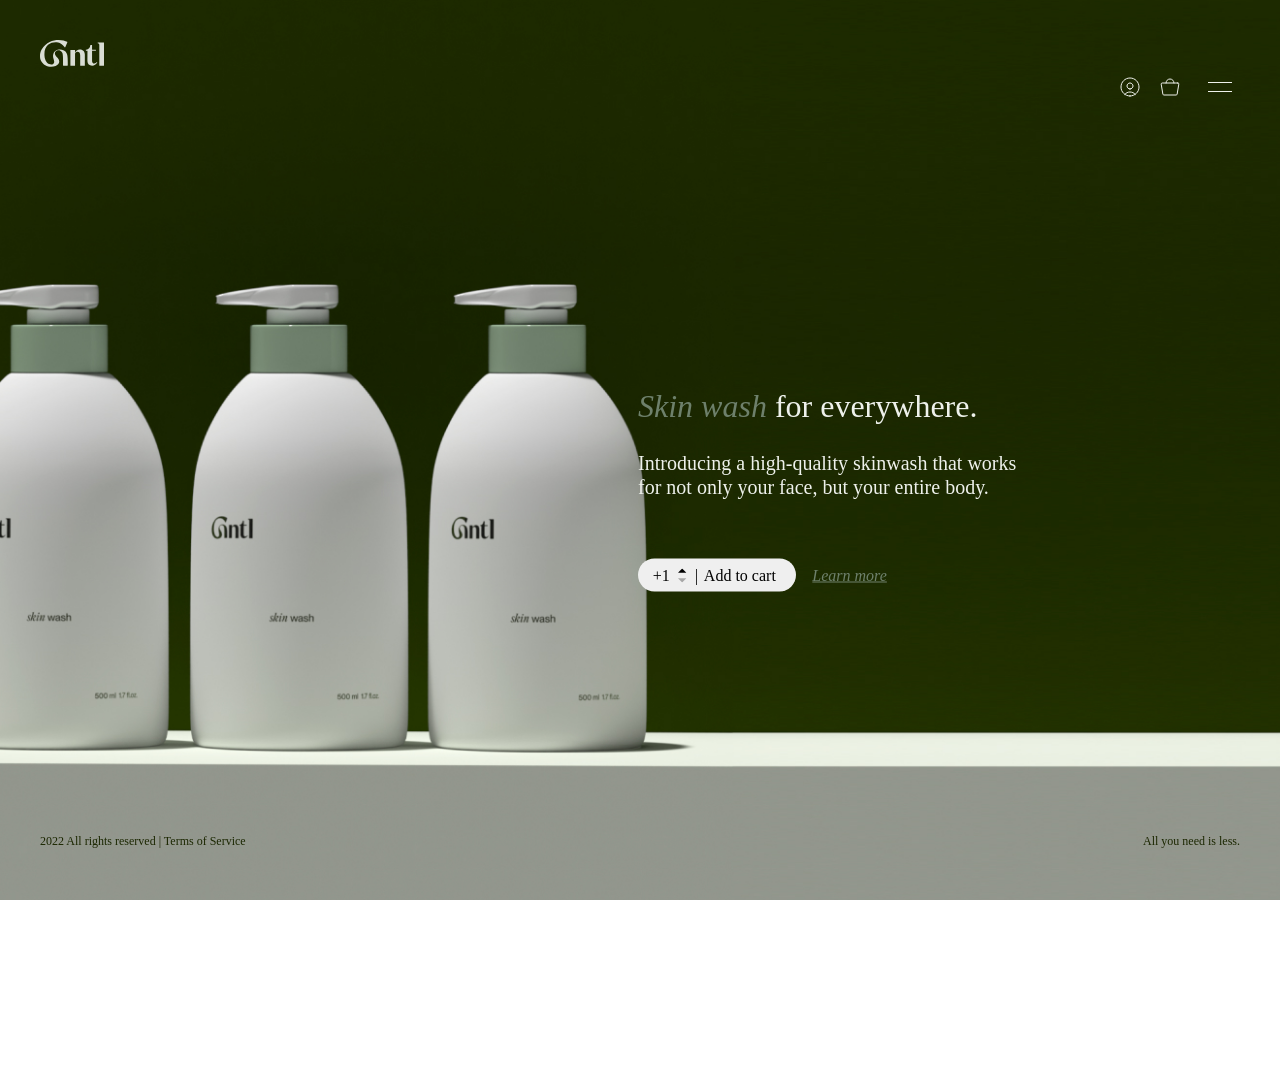
<file: index.html>
<!DOCTYPE html>
<html lang="en">
<head>
    <meta charset="UTF-8">
    <meta http-equiv="X-UA-Compatible" content="IE=edge">
    <meta name="viewport" content="width=device-width, initial-scale=1.0">
    <link rel="stylesheet" href="../styles/index.css">
    <title>Gntl Skin</title>
</head>
<body>
    <nav>
        <div id="desktop-logo">                    
        </div>
        <div class="navigation-ui">
            <div class="icon user"></div>
            <div class="icon cart"></div>
            <div class="icon hamburger"></div>
        </div>
        <div class="hamburger-nav">
            <div class="x-button">x</div>
            <div id="mobile-logo">
            </div>
            <ul>
                <li class="#">About</li>
                <li class="#">Sustainability</li>
                <li class="#">Support</li>
                <li class="#">FAQ</li>
            </ul>
            <div class="social">
                <div class="social-divide"></div>
                <div class="social-icons-container">
                    <div id="tiktok" class="icon"></div>
                    <div id="twitter" class="icon"></div>
                    <div id="instagram" class="icon"></div>
                </div>
            </div>
        </div>
    </nav>
    <main>
        <section class="content-container">
           <h1><span class="italics">Skin wash</span> for everywhere.</h1>
           <p>Introducing a high-quality skinwash that works for not only your face, but your entire body.</p>
            <div class="cta-container">
            <button class="purchase-cta">+1
                    <div class="arrow-ui">
                        <div id="arrow-up">
                            <svg width="9" height="5" viewBox="0 0 9 5" fill="none" xmlns="http://www.w3.org/2000/svg">
                                <path d="M4.17151 0.000127043L9.9459e-06 4.17163H8.34302L4.17151 0.000127043Z" fill="black"/>
                            </svg>
                        </div>
                        <div id="arrow-down">
                            <svg width="9" height="5" viewBox="0 0 9 5" fill="none" xmlns="http://www.w3.org/2000/svg">
                                <path d="M4.1715 5.00012L8.34301 0.828613H0L4.1715 5.00012Z" fill="black" fill-opacity="0.3"/>
                            </svg>
                        </div>                            
                    </div>
                    <div id="seperator">|</div>
                    <div class="cta-text"><a href="#">Add to cart</div>
                </button>
                <a href="#"><span class="italics">Learn more</span></a>
            </div>
        </section>
    </main>
    <footer>
        <p class="footer-text">2022 All rights reserved     |     Terms of Service</p>
        <p class="footer-text">All you need is less.</p>
    </footer>
</body>
</html>
</file>
<file: styles/index.css>
* {
    -webkit-font-smoothing: antialiased;
    -moz-osx-font-smoothing: grayscale;
  }

html, body{
    width: 100vw;
    height: 100vh;
    margin: 0px;
    overflow: hidden;
}


main{
    background-image: url("../assets/hero-image.jpg");
    background-size:cover;
    background-position:center;
    width:100vw;
    height:100vh;
}


h1{
    color:#EEF1EB;    
    font-family: PP Neue Montreal;
    font-size: 32px;
    font-weight: 400;
    line-height: 38px;
    letter-spacing: 0em;
    text-align: left;
    
}

p{
    color:#EEF1EB;
    font-family: PP Neue Montreal;
    font-size: 20px;
    font-weight: 400;
    line-height: 24px;
    letter-spacing: 0em;
}

.footer-text{
    font-family: PP Neue Montreal;
    font-size: 12px;
    font-weight: 400;
    line-height: 14px;
    letter-spacing: 0em;
    text-align: left;
    color: #1B2700;
}

#desktop-logo{
    position: relative;
    top:40px;
    left:40px;
    display: grid;
    justify-content: center;
    width:64px;
    height:27px;
    background-image: url("../assets/Logo.svg");
}

nav{
    height: 0px;
}


.x-button{
    font-family: PP Neue Montreal;
    font-weight: 500;
    color:#1B2700;
    font-size:24px;
    position: absolute;
    top:40px;
    right:40px;
}

.hamburger-nav {
    padding:104px;
    display: grid;
    justify-items: center;
    background-color: #EEF1EB;
    width:585px;
    min-height:100vh;
    position: absolute;
    right:-795px;
    top:-16px;
    z-index: 1000;
}

ul{
    display: grid;
    height:188px;
    align-content: space-between;
    padding: 0px;
}

li{
    text-align: center;  
    font-family: 'PP Neue Montreal';
    font-style: normal;
    font-weight: 400;
    font-size: 24px;
    color: #1B2900;
    list-style: none;
}

#mobile-logo{
    background: url("../assets/logo-and-tagline.svg");
    background-repeat: none;
    height:75px;
    width:120px;
    fill:#1B2700;
}

span{
    font-family: PP Editorial New;
    font-style: italic;
    font-weight: 400;
    color:#6E806B;
}

.content-container{
    position:absolute;
    height: 181px;
    width: 386px;
    right:20vw;
    top: 50vh;
    transform:translate(0px, -90.5px);  
}

button{
    height: 33px;
    width: 158.34304809570312px;
    left: 1039px;
    top: 528px;
    border-radius: 100px;
    padding: 6px, 16px, 6px, 16px;
    border: none;
    display: inline-flex;
    align-items: center;

}

.content-container a span{
    margin-left:16px;
}

a, a:link, a:active, a:hover, a:visited{
    color:#6E806B;
}

.cta-container{
    display: flex;
    align-items: baseline
}

.purchase-cta{
    margin:40px 0px 0px 0px;
    font-family: PP Neue Montreal;
    font-size: 16px;
    font-weight: 500;
    line-height: 19px;
    letter-spacing: 0em;
    text-align: center;
    display: flex;
    justify-content: space-around;
    padding:0px 12px;
}

.cta-text a{
    color:black;
    text-decoration: none;
}


.arrow-ui{
    display: grid;
    grid-template-rows: 15px;
    width: 5.9px;
    cursor: pointer;
}

#arrow-up{
    width:15px;
    height:15px;
    display: grid;
    justify-items: center;
    align-items: end;
    padding-bottom:4px;
}

#arrow-down{
    width:15px;
    height:15px;
    display: grid;
    justify-items: center;
    align-items: start;
    padding-top:4px;
}

#seperator{
    margin-left:8px;
}

footer{
    position: absolute;
    bottom:0px;
    width:100vw;
    display:inline-flex;
    justify-content:space-between;
}

footer p {
    padding:40px;
}

.social{
    display: grid;
    justify-items: center;
    align-content: baseline;
}

.social-divide{
    width:300px;
    height:1px;
    background-color:#92968C;
    opacity:.3;
    margin-bottom:40px;
}

.social-icons-container{
    display: flex;
    justify-content:space-between;
    align-items: center;
    width:120px;
}

.icon{
    width:24px;
    height:24px;
    margin:8px;
    cursor: pointer;
}

#tiktok{
    background-image: url("../assets/tiktok.svg");
}

#twitter{
    background-image: url("../assets/twitter.svg");
}


#instagram{
    background-image: url("../assets/instagram.svg");
}



.navigation-ui{
    display: flex;
    align-items: center;
    justify-content: flex-end;
    margin:40px;
}

.user{
    background-image: url("../assets/user.svg");
}

.cart{
    background-image: url("../assets/cart.svg");
}

.hamburger{
    background-image: url("../assets/hamburger.svg");
    height:10px;
    margin-left:18px;
}
</file>
